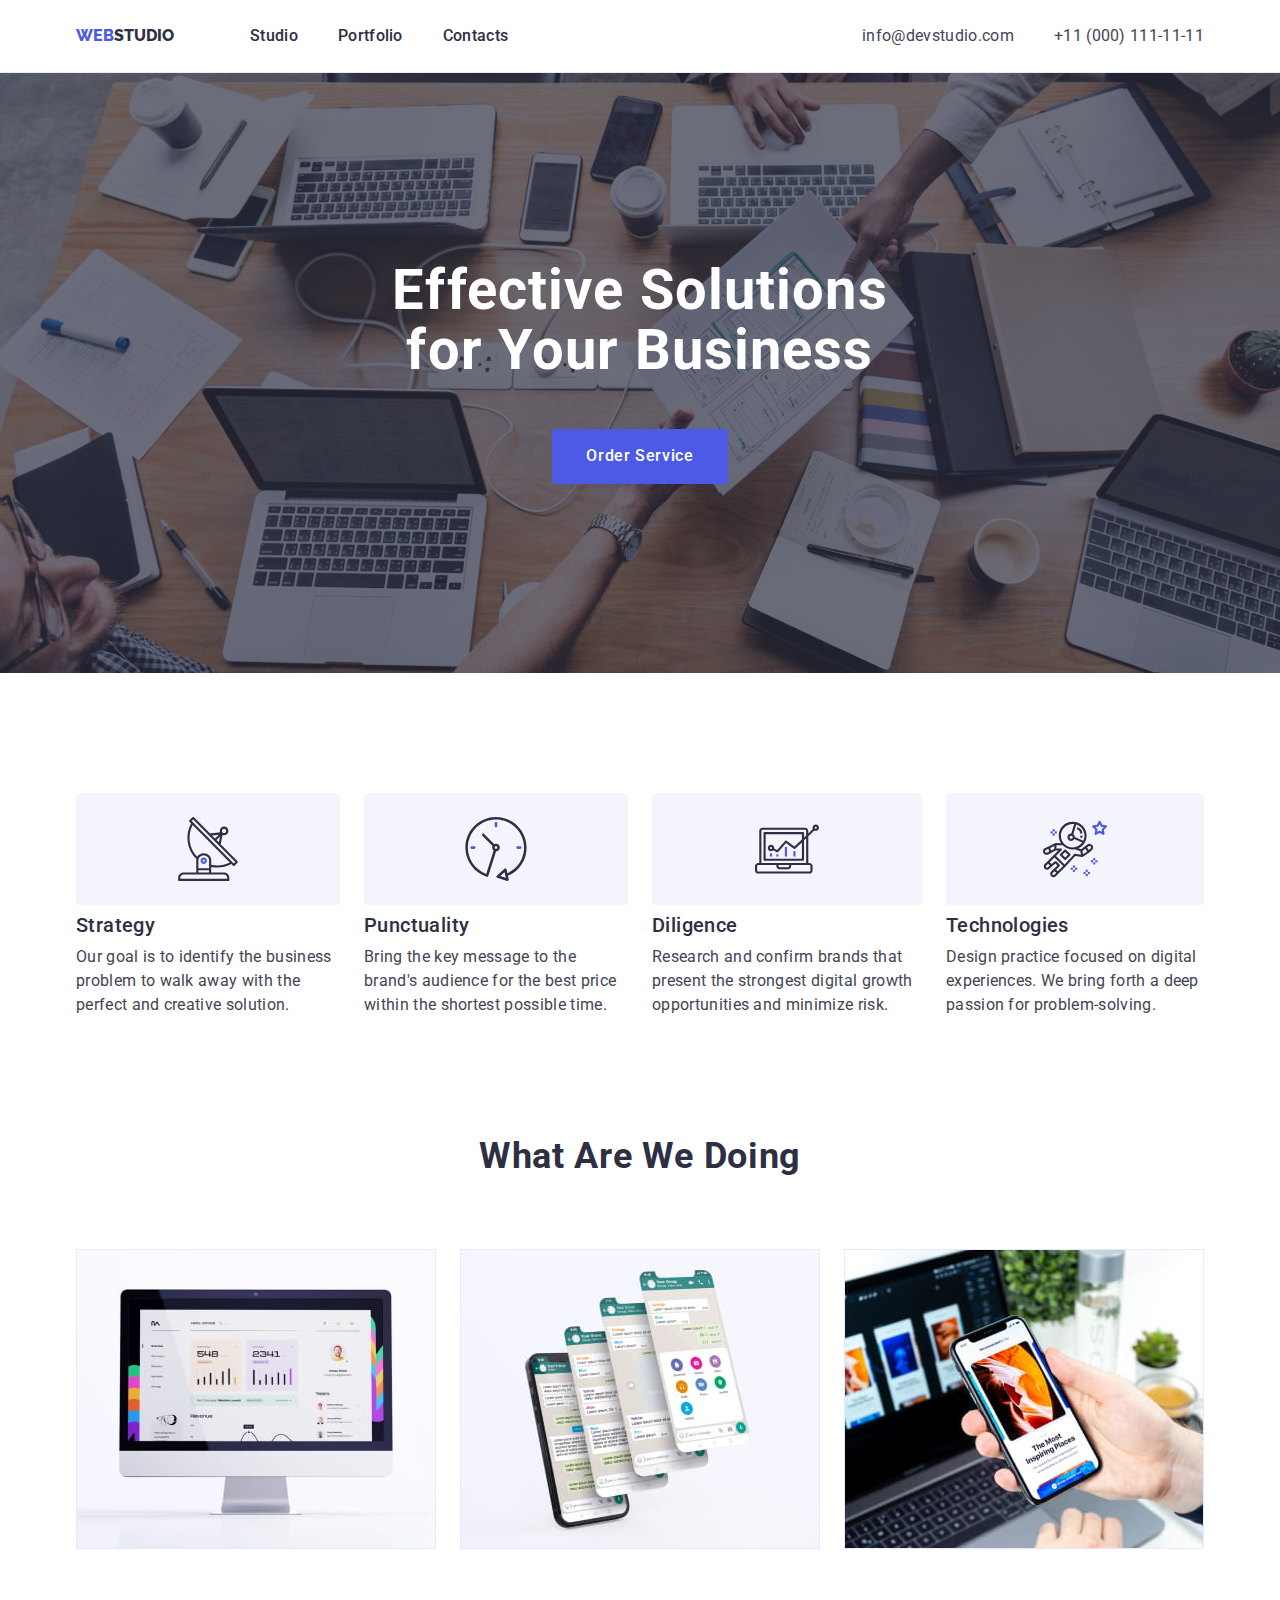
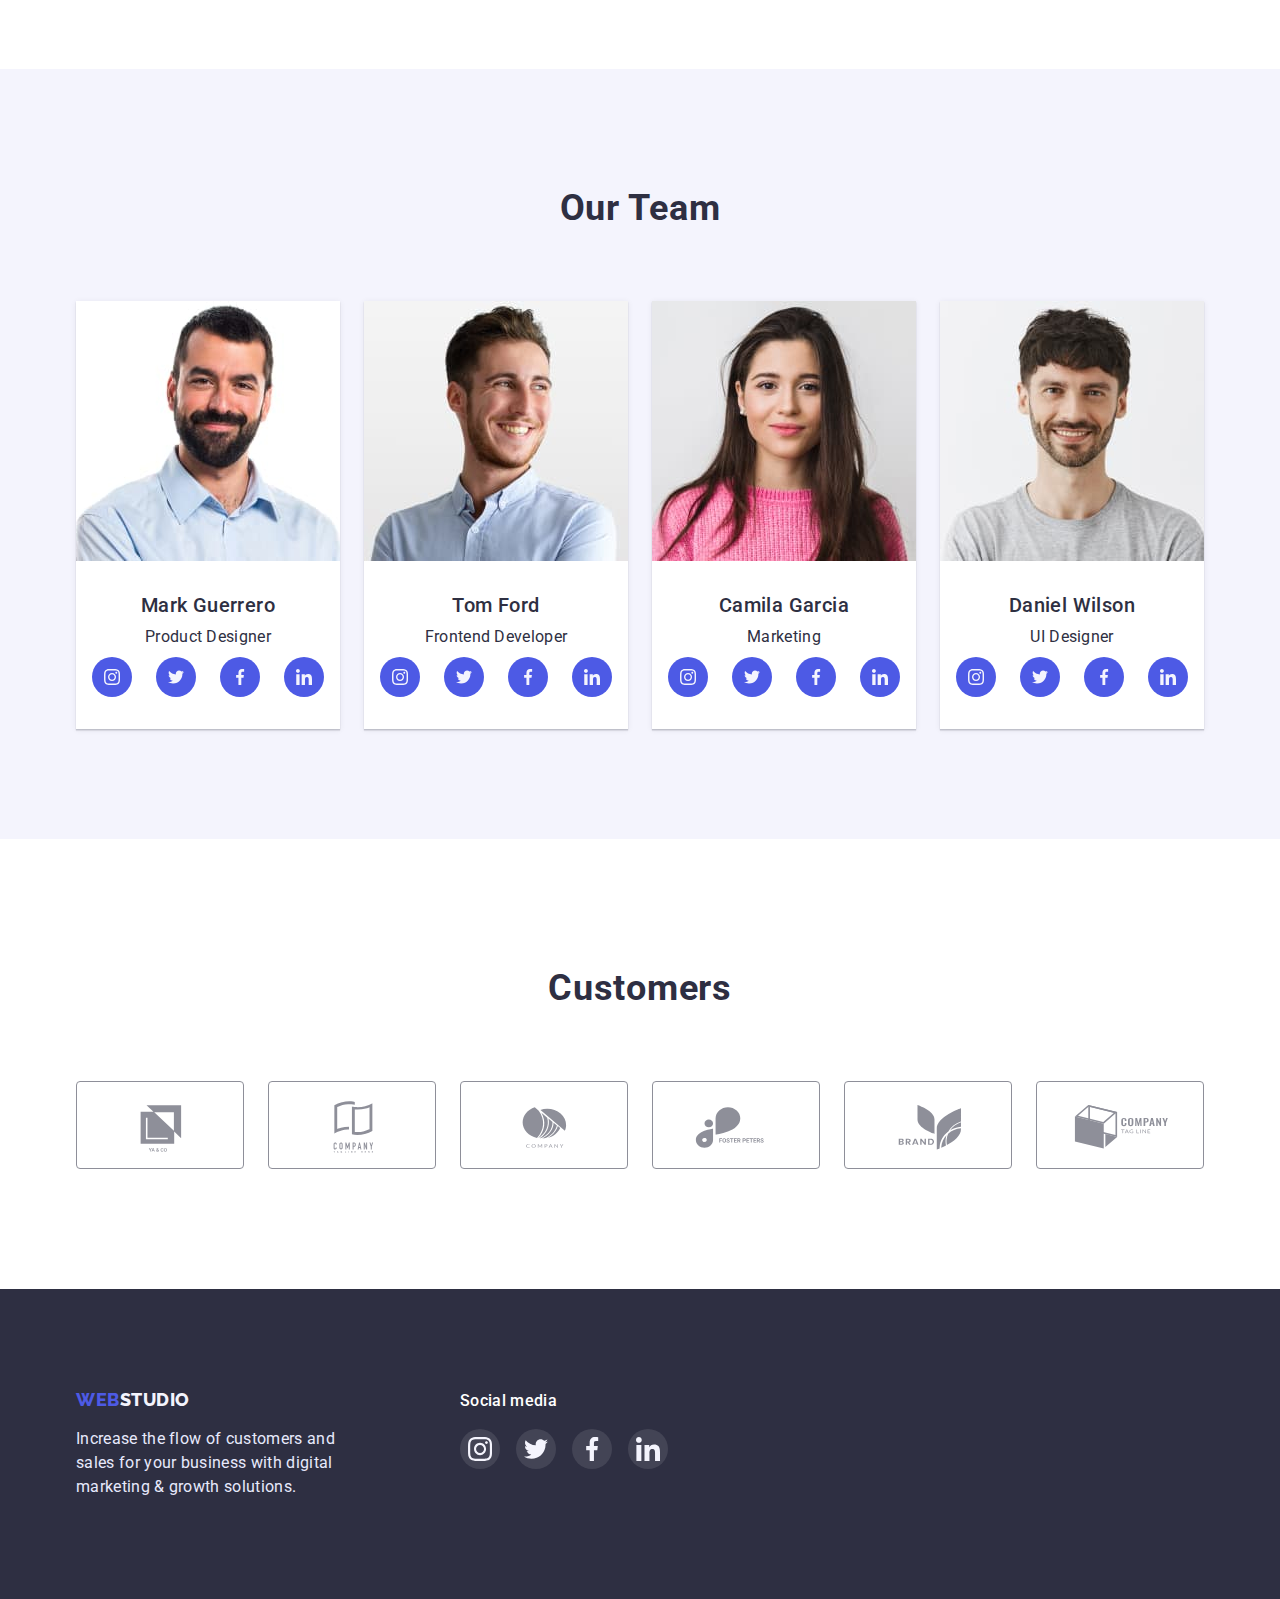
<file: index.html>
<!DOCTYPE html>
<html lang="en">
<head>
    <meta charset="UTF-8">
    <meta http-equiv="X-UA-Compatible" content="IE=edge">
    <meta name="viewport" content="width=device-width, initial-scale=1.0">
    <title>Webstudio</title>
    <link rel="preconnect" href="https://fonts.googleapis.com">
    <link rel="preconnect" href="https://fonts.gstatic.com" crossorigin>
    <link href="https://fonts.googleapis.com/css2?family=Raleway:wght@800&family=Roboto:wght@400;500;700&display=swap" rel="stylesheet">
    <link rel="stylesheet" href="https://cdnjs.cloudflare.com/ajax/libs/modern-normalize/1.1.0/modern-normalize.min.css">
    <link rel="stylesheet" href="css/style.css" />    
</head>
<body class="body">
    <!--HEADER-->
    <header class="header"> 
        <nav class="container navigation">
            <a href="./index.html" class="logo">
                <span class="logo-color">Web</span>studio
            </a>
            <ul class="nav-list">
                <li class="item">
                    <a href="./index.html" class="link">Studio</a>
                </li>
                <li class="item">
                    <a href="./portfolio.html" class="link">Portfolio</a>
                </li>
                <li class="item">
                    <a href="" class="link">Contacts</a>
                </li>
            </ul>
            <ul class="auth-nav">
                <li class="item">
                    <a href="mailto:info@devstudio.com" class="mailto">info@devstudio.com</a>
                </li>
                <li class="item">
                    <a href="tel:+110001111111" class="tel">+11 (000) 111-11-11</a>
                 </li>
            </ul>
        </nav>
    </header>
    <!--MAIN-->
    <main>
        
        <!--HERO-->
        <section class="hero">
            <h1 class="hero-title">Effective Solutions<br> for Your Business</h1>
            <button type="button" class="hero-button">Order Service</button>
        </section>

        <!--PRIVILEGIOS-->
        <section class="section">
            <div class="container">
                <ul class="privilegios-list">
                    <li class="privilegios-item antenna-icon">
                        <h3 class="title">Strategy</h3>
                        <p class="text">Our goal is to identify the business problem to walk away with the perfect and creative solution. </p>
                    </li>
                    <li class="privilegios-item clock-icon">
                        <h3 class="title">Punctuality</h3>
                        <p class="text">Bring the key message to the brand's audience for the best price within the shortest possible time.</p>
                    </li>
                    <li class="privilegios-item diagram-icon">
                        <h3 class="title">Diligence</h3>
                        <p class="text">Research and confirm brands that present the strongest digital growth opportunities and minimize risk.</p>
                    </li>
                    <li class="privilegios-item space-icon">
                        <h3 class="title">Technologies</h3>
                        <p class="text">Design practice focused on digital experiences. We bring forth a deep passion for problem-solving.</p>
                    </li>
                </ul>
            </div>
        </section>
        <!-- OUR SKILLS -->
        <section class="section no-padding">
            <div class="container">
                <h2 class="second-title">What Are We Doing</h2>
                <ul class="skills-list">
                    <li class="item">
                        <img class="skill-img" src="./images/skills-1.jpg" alt="our skills" width="360">
                    </li>
                    <li class="item">
                        <img class="skill-img" src="./images/skills-2.jpg" alt="our skills" width="360">
                    </li>
                    <li class="item">
                        <img class="skill-img" src="./images/skills-3.jpg" alt="our skills" width="360">
                    </li>
                </ul>
            </div>
        </section>

        <!--TEAM-->
        <section class="section team">
            <div class="container">
                <h2 class="second-title">Our Team</h2>
                <ul class="team-list">
                    <li class="teammate">
                        <img  class="team-img" src="./images/team-member-1.jpg" alt="team-member">
                        <div class="information">
                            <h3 class="name">Mark Guerrero</h3>
                            <p class="skill">Product Designer</p>
                            <ul class="actions">
                                <li class="actions-margin">
                                    <button class="social">
                                        <svg class="social-icon">
                                            <use href="./images/icons.svg#instagram-icon"></use>
                                        </svg>
                                    </button>
                                </li>
                                <li class="actions-margin">
                                    <button class="social">
                                        <svg class="social-icon">
                                            <use href="./images/icons.svg#twitter-icon"></use>
                                        </svg>
                                    </button>
                                </li>
                                <li class="actions-margin">
                                    <button class="social">
                                        <svg class="social-icon">
                                            <use href="./images/icons.svg#facebook-icon"></use>
                                        </svg>
                                    </button>
                                </li>
                                <li class="actions-margin">
                                    <button class="social">
                                        <svg class="social-icon">
                                            <use href="./images/icons.svg#linkedin-icon"></use>
                                        </svg>
                                    </button>
                                </li>
                            </ul>
                        </div>
                    </li>
                    <li class="teammate">
                        <img  class="team-img" src="./images/team-member-2.jpg" alt="team-member">
                        <div class="information">
                            <h3 class="name">Tom Ford</h3>
                            <p class="skill">Frontend Developer</p>
                            <ul class="actions">
                                <li class="actions-margin">
                                    <button class="social">
                                        <svg class="social-icon">
                                            <use href="./images/icons.svg#instagram-icon"></use>
                                        </svg>
                                    </button>
                                </li>
                                <li class="actions-margin">
                                    <button class="social">
                                        <svg class="social-icon">
                                            <use href="./images/icons.svg#twitter-icon"></use>
                                        </svg>
                                    </button>
                                </li>
                                <li class="actions-margin">
                                    <button class="social">
                                        <svg class="social-icon">
                                            <use href="./images/icons.svg#facebook-icon"></use>
                                        </svg>
                                    </button>
                                </li>
                                <li class="actions-margin">
                                    <button class="social">
                                        <svg class="social-icon">
                                            <use href="./images/icons.svg#linkedin-icon"></use>
                                        </svg>
                                    </button>
                                </li>
                            </ul>
                        </div>
                    </li>
                    <li class="teammate">
                        <img  class="team-img" src="./images/team-member-3.jpg" alt="team-member">
                        <div class="information">
                            <h3 class="name">Camila Garcia</h3>
                            <p class="skill">Marketing</p>
                            <ul class="actions">
                                <li class="actions-margin">
                                    <button class="social">
                                        <svg class="social-icon">
                                            <use href="./images/icons.svg#instagram-icon"></use>
                                        </svg>
                                    </button>
                                </li>
                                <li class="actions-margin">
                                    <button class="social">
                                        <svg class="social-icon">
                                            <use href="./images/icons.svg#twitter-icon"></use>
                                        </svg>
                                    </button>
                                </li>
                                <li class="actions-margin">
                                    <button class="social">
                                        <svg class="social-icon">
                                            <use href="./images/icons.svg#facebook-icon"></use>
                                        </svg>
                                    </button>
                                </li>
                                <li class="actions-margin">
                                    <button class="social">
                                        <svg class="social-icon">
                                            <use href="./images/icons.svg#linkedin-icon"></use>
                                        </svg>
                                    </button>
                                </li>
                            </ul>
                        </div>
                    </li>
                    <li class="teammate">
                        <img  class="team-img" src="./images/team-member-4.jpg" alt="team-member">
                        <div class="information">
                            <h3 class="name">Daniel Wilson</h3>
                            <p class="skill">UI Designer</p>
                            <ul class="actions">
                                <li class="actions-margin">
                                    <button class="social">
                                        <svg class="social-icon">
                                            <use href="./images/icons.svg#instagram-icon"></use>
                                        </svg>
                                    </button>
                                </li>
                                <li class="actions-margin">
                                    <button class="social">
                                        <svg class="social-icon">
                                            <use href="./images/icons.svg#twitter-icon"></use>
                                        </svg>
                                    </button>
                                </li>
                                <li class="actions-margin">
                                    <button class="social">
                                        <svg class="social-icon">
                                            <use href="./images/icons.svg#facebook-icon"></use>
                                        </svg>
                                    </button>
                                </li>
                                <li class="actions-margin">
                                    <button class="social">
                                        <svg class="social-icon">
                                            <use href="./images/icons.svg#linkedin-icon"></use>
                                        </svg>
                                    </button>
                                </li>
                            </ul>
                        </div>
                    </li>
                </ul>
            </div>
        </section>

        <!--CUSTOMERS-->
        <section class="section customers">
            <div class="container">
                <h2 class="second-title">Customers</h2>
                <ul class="customers-list">
                    <li class="customer-item">
                        <button class="customer">
                            <svg class="customer-icon">
                                <use href="./images/icons.svg#customer-icon-1"></use>
                            </svg>
                        </button>
                    </li>    
                    <li class="customer-item">
                        <button class="customer">
                            <svg class="customer-icon">
                                <use href="./images/icons.svg#customer-icon-2"></use>
                            </svg>
                        </button>
                    </li>   
                    <li class="customer-item">
                        <button class="customer">
                            <svg class="customer-icon">
                                <use href="./images/icons.svg#customer-icon-3"></use>
                            </svg>
                        </button>
                    </li>   
                    <li class="customer-item">
                        <button class="customer">
                            <svg class="customer-icon">
                                <use href="./images/icons.svg#customer-icon-4"></use>
                            </svg>
                        </button>
                    </li>   
                    <li class="customer-item">
                        <button class="customer">
                            <svg class="customer-icon">
                                <use href="./images/icons.svg#customer-icon-5"></use>
                            </svg>
                        </button>
                    </li>   
                    <li class="customer-item">
                        <button class="customer">
                            <svg class="customer-icon">
                                <use href="./images/icons.svg#customer-icon-6"></use>
                            </svg>
                        </button>
                    </li>   
                </ul>
            </div>
        </section>
    </main>

    <!--FOOTER--> 
    <footer class="footer">
        <div class="container end">
            <div class="information-footer">
                <a href="./index.html" class="logo">
                    <span class="logo-color">Web</span>studio
                </a>
                <p class="text">Increase the flow of customers and sales for your business with digital marketing & growth solutions.</p>
            </div>

            <div class="contacts-footer">
                <p class="contacts-footer-text">Social media</p>
                <ul class="social-media-footer">
                    <li class="footer-margin">
                        <button class="footer-social">
                            <svg class="social-icon-footer">
                                <use href="./images/icons.svg#instagram-icon"></use>
                            </svg>
                        </button>
                    </li>
                    <li class="footer-margin">
                        <button class="footer-social">
                            <svg class="social-icon-footer">
                                <use href="./images/icons.svg#twitter-icon"></use>
                            </svg>
                        </button>
                    </li>
                    <li class="footer-margin">
                        <button class="footer-social">
                            <svg class="social-icon-footer">
                                <use href="./images/icons.svg#facebook-icon"></use>
                            </svg>
                        </button>
                    </li>
                    <li class="footer-margin">
                        <button class="footer-social">
                            <svg class="social-icon-footer">
                                <use href="./images/icons.svg#linkedin-icon"></use>
                            </svg>
                        </button>
                    </li>
                </ul>
            </div>
        </div>
        <!-- </div> -->
    </footer>
</body>
</html>
</file>
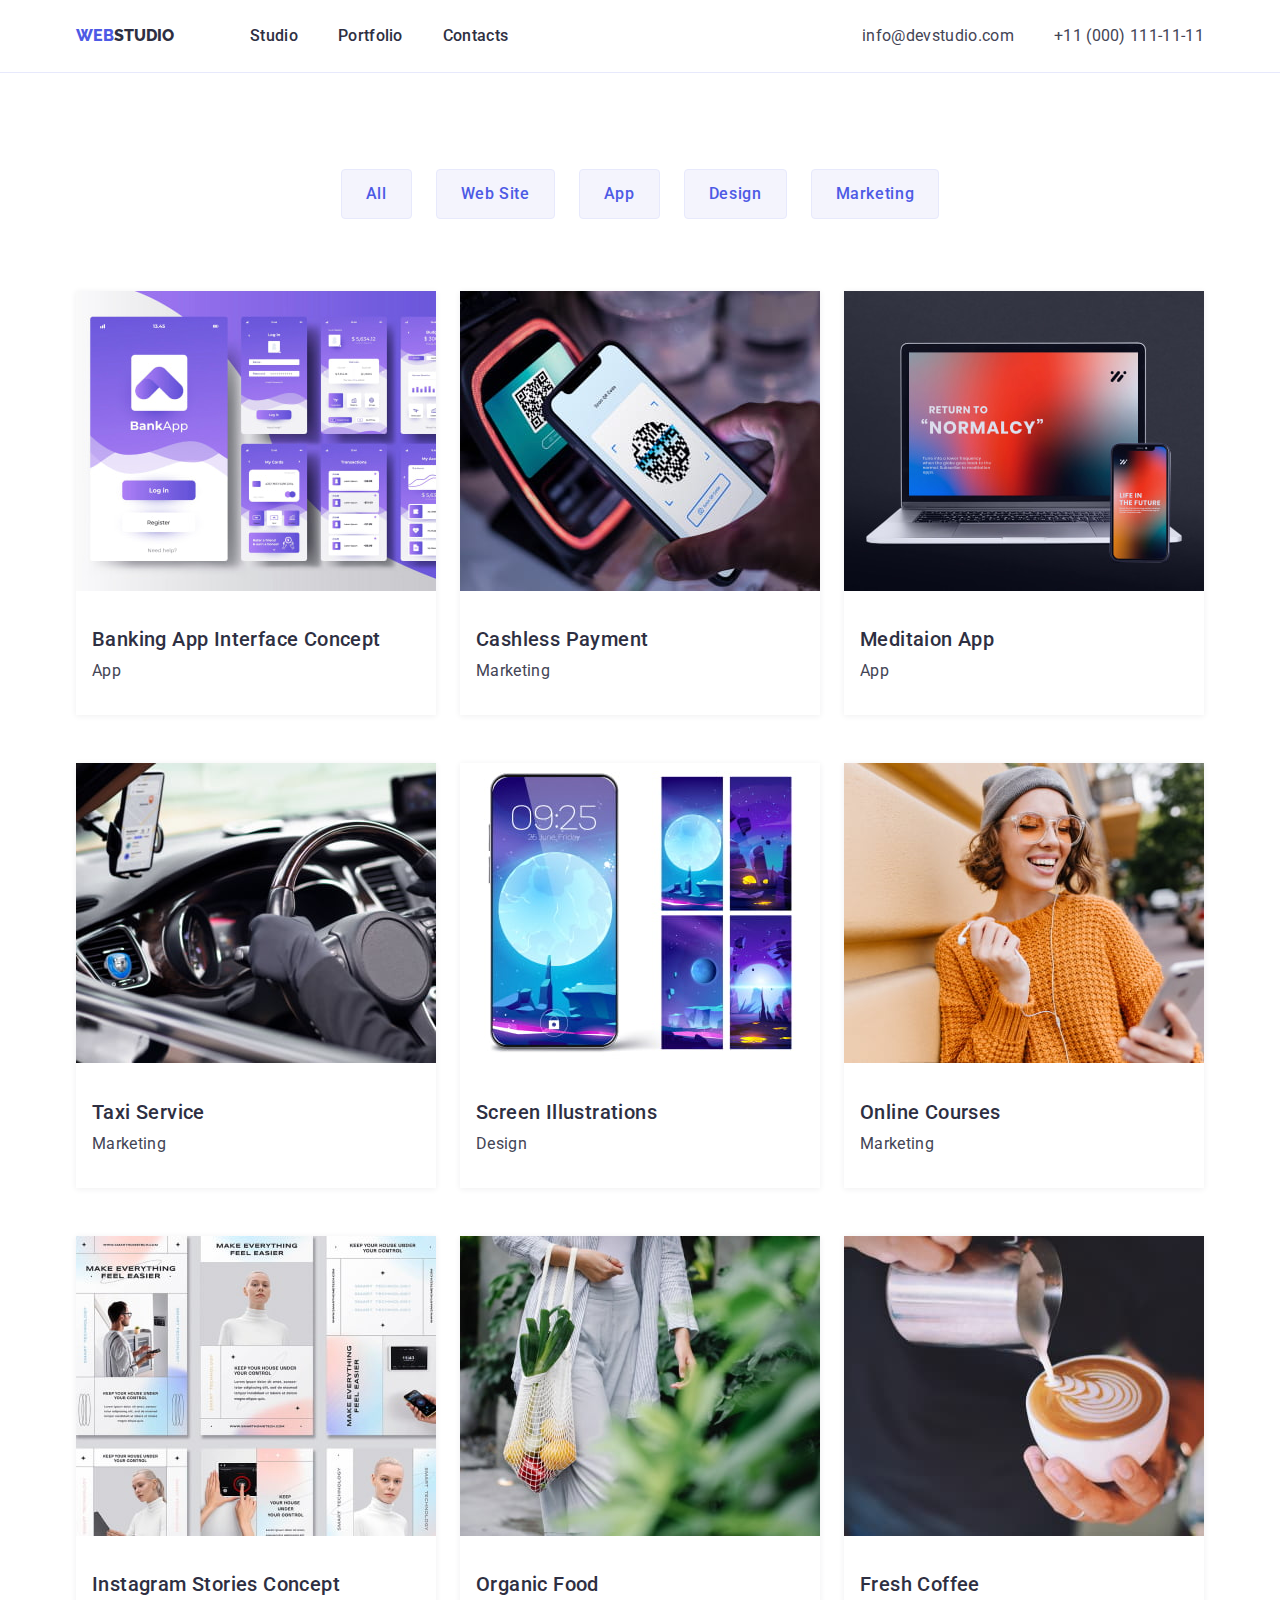
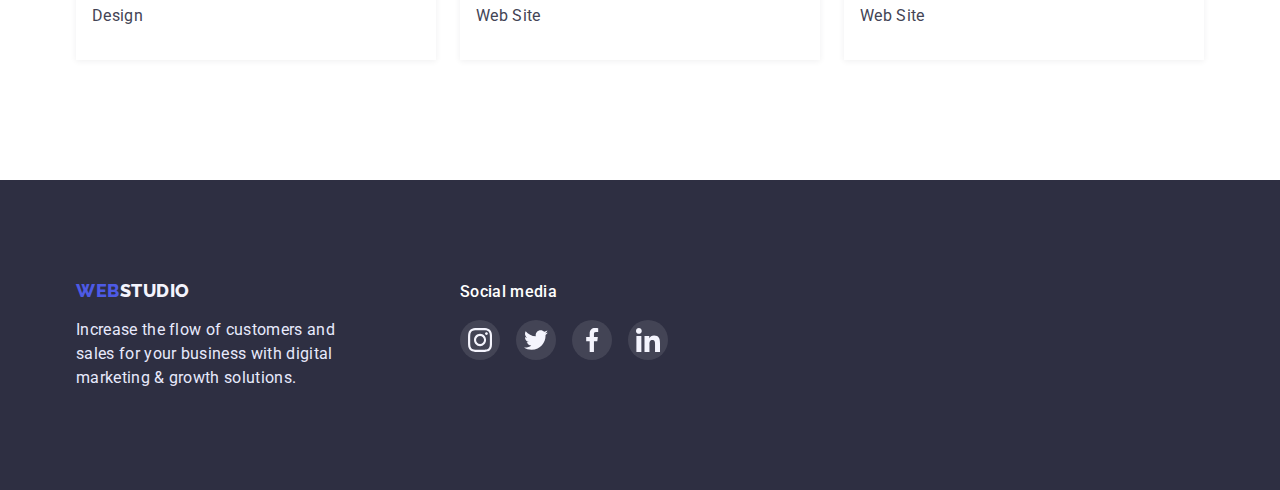
<file: portfolio.html>
<!DOCTYPE html>
<html lang="en">
<head>
    <meta charset="UTF-8">
    <meta http-equiv="X-UA-Compatible" content="IE=edge">
    <meta name="viewport" content="width=device-width, initial-scale=1.0"> 
    <title>Portfolio</title>
    <link rel="preconnect" href="https://fonts.googleapis.com">
    <link rel="preconnect" href="https://fonts.gstatic.com" crossorigin>
    <link href="https://fonts.googleapis.com/css2?family=Raleway:wght@800&family=Roboto:wght@400;500;700&display=swap" rel="stylesheet">
    <link rel="stylesheet" href="https://cdnjs.cloudflare.com/ajax/libs/modern-normalize/1.1.0/modern-normalize.min.css">
    <link rel="stylesheet" href="css/portfolio-style.css" /> 
</head>

<body class="body"> 
    <!--HEADER-->
    <header class="header">  
        <nav class="container navigation">
            <a href="./index.html" class="logo">
                <span class="logo-color">Web</span>studio
            </a>
            <ul class="nav-list">
                <li class="item">
                    <a href="./index.html" class="link">Studio</a>
                </li>
                <li class="item">
                    <a href="./portfolio.html" class="link">Portfolio</a>
                </li>
                <li class="item">
                    <a href="" class="link">Contacts</a>
                </li>
            </ul>
            <ul class="auth-nav">
                <li class="item">
                    <a href="mailto:info@devstudio.com" class="mailto">info@devstudio.com</a>
                </li>
                <li class="item">
                    <a href="tel:+110001111111" class="tel">+11 (000) 111-11-11</a>
                 </li>
            </ul>
        </nav>
    </header>

    <!--MAIN-->
    <main class="main">
        <section class="section portfolio">
            <div class="container">
                <ul class="filter-list">
                    <li class="filter-button">
                        <button type="button" class="filter">All</button>
                    </li>
                    <li class="filter-button">    
                        <button type="button" class="filter">Web Site</button>
                    </li>
                    <li class="filter-button">            
                        <button type="button" class="filter">App</button>
                    </li>
                    <li class="filter-button">            
                        <button type="button" class="filter">Design</button>
                    </li>
                    <li class="filter-button">            
                        <button type="button" class="filter">Marketing</button>
                    </li>
                </ul>
    
                <ul class="project-list">
                    <li class="project">
                        <div class="thumb">
                            <img src="./images/project-img-1.jpg" alt="project-img" width="360">
                            <p class="thumb-actions">14 Stylish and User-Friendly App Design Concepts · Task Manager App · Calorie Tracker App · Exotic Fruit Ecommerce App · Cloud Storage App</p>
                        </div>
                        <div class="project-meta">
                            <h3 class="project-title">Banking App Interface Concept</h3>
                            <p class="project-text">App</p>
                        </div>
                    </li>
                    <li class="project">
                        <img src="./images/project-img-2.jpg" alt="project-img" width="360">
                        <div class="project-meta">
                            <h3 class="project-title">Cashless Payment</h3>
                            <p class="project-text">Marketing</p>
                        </div>
                    </li>
                    <li class="project">
                        <img src="./images/project-img-3.jpg" alt="project-img" width="360">
                        <div class="project-meta">
                            <h3 class="project-title">Meditaion App</h3>
                            <p class="project-text">App</p>
                        </div>
                    </li>
                    <li class="project">
                        <img src="./images/project-img-4.jpg" alt="project-img" width="360">
                        <div class="project-meta">
                            <h3 class="project-title">Taxi Service</h3>
                            <p class="project-text">Marketing</p>
                        </div>
                    </li>
                    <li class="project">
                        <img src="./images/project-img-5.jpg" alt="project-img" width="360">
                        <div class="project-meta">
                            <h3 class="project-title">Screen Illustrations</h3>
                            <p class="project-text">Design</p>
                        </div>
                    </li>
                    <li class="project">
                        <img src="./images/project-img-6.jpg" alt="project-img" width="360">
                        <div class="project-meta">
                            <h3 class="project-title">Online Courses</h3>
                            <p class="project-text">Marketing</p>
                        </div>
                    </li>
                    <li class="project">
                        <img src="./images/project-img-7.jpg" alt="project-img" width="360">
                        <div class="project-meta">
                            <h3 class="project-title">Instagram Stories Concept</h3>
                            <p class="project-text">Design</p>
                        </div>
                    </li>
                    <li class="project">
                        <img src="./images/project-img-8.jpg" alt="project-img" width="360">
                        <div class="project-meta">
                            <h3 class="project-title">Organic Food</h3>
                            <p class="project-text">Web Site</p>
                        </div>
                    </li>
                    <li class="project">
                        <img src="./images/project-img-9.jpg" alt="project-img" width="360">
                        <div class="project-meta">
                            <h3 class="project-title">Fresh Coffee</h3>
                            <p class="project-text">Web Site</p>
                        </div>
                    </li>
                </ul>
            </div>    
        </section>
    </main>
    
    <!--FOOTER-->
    <footer class="footer">
        <div class="container end">
            <div class="information-footer">
                <a href="./index.html" class="logo">
                    <span class="logo-color">Web</span>studio
                </a>
                <p class="text">Increase the flow of customers and sales for your business with digital marketing & growth solutions.</p>
            </div>

            <div class="contacts-footer">
                <p class="contacts-footer-text">Social media</p>
                <ul class="social-media-footer">
                    <li class="footer-margin">
                        <button class="footer-social">
                            <svg class="social-icon-footer">
                                <use href="./images/icons.svg#instagram-icon"></use>
                            </svg>
                        </button>
                    </li>
                    <li class="footer-margin">
                        <button class="footer-social">
                            <svg class="social-icon-footer">
                                <use href="./images/icons.svg#twitter-icon"></use>
                            </svg>
                        </button>
                    </li>
                    <li class="footer-margin">
                        <button class="footer-social">
                            <svg class="social-icon-footer">
                                <use href="./images/icons.svg#facebook-icon"></use>
                            </svg>
                        </button>
                    </li>
                    <li class="footer-margin">
                        <button class="footer-social">
                            <svg class="social-icon-footer">
                                <use href="./images/icons.svg#linkedin-icon"></use>
                            </svg>
                        </button>
                    </li>
                </ul>
            </div>
        </div>
        <!-- </div> -->
    </footer>
</body>
</html>
</file>
<file: css/style.css>
/* Global */

:root {
    --main-text-color: #2E2F42;
    --second-text-color: #434455;
    --main-bg-color: #FFFFFF;
    --second-bg-color: #F4F4FD;
    --accent-color: #4D5AE5;
    --second-accent-color: #404BBF;
    --footer-hover-color: #31D0AA;
    --footer-text: #E7E9FC;
}

.body { 
    color: var(--main-text-color);
    background-color: var(--main-bg-color);
    font-family: "Roboto", sans-serif;
}

ul {
    padding: 0;
    margin: 0;
    
    list-style: none;
}

a {
    text-decoration: none;
}

.container {
    margin-left: auto;
    margin-right: auto;
    padding-left: 15px;
    padding-right: 15px;

    width: 1158px;

    /* outline: 2px solid blueviolet; */
}

.section {
    padding-top: 120px;
    padding-bottom: 120px;
}

.section.no-padding {
    padding-top: 0;
}

.second-title {
    margin-top: 0;
    margin-bottom: 72px;

    color: var(--main-text-color);

    font-size: 36px;
    line-height: 1.11;
    text-align: center;
    letter-spacing: 0.02em;
}


/* HEADER */
.header {
    border-bottom: 1px solid #E7E9FC
}

.navigation {
    display: flex;
    align-items: center;
}

.logo {
    color: var(--main-text-color);

    font-family: "Raleway", sans-serif;
    text-transform: uppercase;
    font-weight: 800;
}

.logo-color {
    color: var(--accent-color);
}

.nav-list {
    display: flex;
    margin-left: 76px;
}

.nav-list .item:not(:last-child) {
    margin-right: 40px;
}

.nav-list .link {
    display: block;
    padding-top: 24px;
    padding-bottom: 24px;

    color: var(--main-text-color);

    font-weight: 500;
    font-size: 16px;
    line-height: 1.5;
    letter-spacing: 0.02em;
}

.nav-list .link:hover,
.nav-list .link:focus {
    color: var(--accent-color);
}

.auth-nav {
    display: flex;
    margin-left: auto;
}

.mailto, .tel {
    display: block;
    padding-top: 24px;
    padding-bottom: 24px;

    color: var(--second-text-color);

    font-size: 16px;
    line-height: 1.5;
    letter-spacing: 0.02em;
}

.mailto:hover, .mailto:focus,
.tel:hover, .tel:focus {
    color: var(--accent-color);
}

.auth-nav .item + .item {
    margin-left: 40px;
}



/* HERO */
.hero {
    padding-top: 188px;
    padding-bottom: 188px;

    height: 600px;
    max-width: 1440px;

    background-image: linear-gradient( to right, rgba(46, 47, 66, 0.7), rgba(46, 47, 66, 0.7) ), url(../images/hero-img.jpg) ;
    background-repeat: no-repeat;
    margin-left: auto;
    margin-right: auto;
    background-size: cover;

    text-align: center;
}

.hero-title {
    margin-top: 0px;
    margin-bottom: 48px;

    color: var(--main-bg-color);

    font-size: 56px;
    line-height: 1.07;
    letter-spacing: 0.02em;
}

.hero-button {
    padding: 16px 32px;
    border-radius: 4px;
    border-color: transparent;

    font-family: "Roboto", sans-serif;
    color: var(--main-bg-color); 
    background-color: var(--accent-color);

    font-weight: 500;
    font-size: 16px;
    line-height: 1.18;  
    letter-spacing: 0.04em;
    cursor: pointer;
}



/* PRIVILEGIOS */
.privilegios-list {
    display: flex;
}

.privilegios-item::before{
    content: "";
    display: block;

    height: 112px;
    border-radius: 4px;

    background-repeat: no-repeat;
    background-position: center;
    background-color: var(--second-bg-color);
}

.antenna-icon::before { 
    background-image: url(../images/antenna-icon.svg);
}

.clock-icon::before {
    background-image: url(../images/clock-icon.svg);
}

.diagram-icon::before {
    background-image: url(../images/diagram-icon.svg);
}

.space-icon::before {
    background-image: url(../images/astronaut-icon.svg);
}

.privilegios-item:not(:last-child) {
    margin-right: 24px;
    min-width: 264px;
}

.privilegios-item .title {
    margin-top: 8px;
    margin-bottom: 8px;

    font-weight: 500;
    font-size: 20px;
    line-height: 1.2;
    letter-spacing: 0.02em;
}

.privilegios-item .text {
    margin: 0;

    color: #434455;

    font-size: 16px;
    line-height: 1.5;
    letter-spacing: 0.02em;
}



/* SKILLS */
.skills-list {
    display: flex;
}

.skills-list .item:not(:last-child) {
    margin-right: 24px;
}

.skill-img {
    display: block;
}




/* TEAM */
.team {
    background-color: var(--second-bg-color);
    padding-bottom: 110px;
}

.team-list {
    display: flex;
}

.teammate {
    display: inline-block;

    background-color: var(--main-bg-color);

    margin-right: 24px;
    text-align: center;

    box-shadow: 0px 1px 6px rgba(46, 47, 66, 0.08), 0px 1px 1px rgba(46, 47, 66, 0.16), 0px 2px 1px rgba(46, 47, 66, 0.08);
}

.teammate:last-child {
    margin-right: 0;
}

.team-img {
    display: block;
}

.information {
    padding-top: 32px;
    padding-bottom: 32px;
}

.name {
    margin-top: 0;
    margin-bottom: 8px;

    font-weight: 500;
    font-size: 20px;
    line-height: 1.2;
    letter-spacing: 0.02em;
}

.skill {
    margin-top: 0;
    margin-bottom: 8px;

    color: var(--main-text-color);

    font-size: 16px;
    line-height: 1.5;
    letter-spacing: 0.02em;
}

.actions {
    display: flex;

    margin-left: 16px;
    margin-right: 16px;

    /* outline: 2px dashed violet; */
}
  
.actions-margin {
    margin-right: 24px;
}

.actions-margin:last-child {
    margin-right: 0;
}

.social {
    padding: 12px;
    width: 40px;
    height: 40px;

    color: var(--second-bg-color);
    background-color: var(--accent-color);

    border-radius: 50%;
    border: none;
}

.social:hover,
.social:focus {
    color: var(--second-bg-color);
    background-color: var(--second-accent-color);
    cursor: pointer;
}

.social-icon {
    width: 16px;
    height: 16px;
    
    fill: currentColor;
}



/* CUSTOMERS */
.customers {
    padding-top: 130px;
}

.customers-list {
    display: flex;
}

.customer-item {
    margin-right: 24px;
}

.customer-item:nth-child(6n) {
    margin-right: 0;
}

.customer {
    display: inline-flex;
    fill: #8E8F99;
    background-color: #FFFFFF;

    padding: 16px 32px;

    border: 1px solid #8E8F99;
    border-radius: 4px;
    max-width: 168px;
    max-height: 88px;
}

.customer:hover,
.customer:focus {
    border-color: var(--accent-color);
    fill: var(--accent-color);
}

.customer-icon {
    width: 104px;
    height: 56px;
}


/* FOOTER */
.footer {
    display: flex;
    background-color: var(--main-text-color);

    padding-top: 100px;
    padding-bottom: 100px;
}

.footer .logo {
    color: var(--second-bg-color);
    
    font-family: "Raleway", sans-serif;
    font-weight: 800;
    text-transform: uppercase;
    font-size: 18px;
    line-height: 1.16;
    letter-spacing: 0.03em;
}

.footer .logo-color {
    color: var(--accent-color);
}

.information-footer {
    margin-right: 120px;
}

.footer .text {
    margin-top: 16px;
    margin-bottom: 0;
    
    color: var(--footer-text);

    font-size: 16px;
    line-height: 1.5;
    letter-spacing: 0.02em;
    width: 264px;
}



.contacts-footer-text {
    margin-top: 0;
    margin-bottom: 16px;

    font-weight: 500;
    font-size: 16px;
    line-height: 1.5;
    letter-spacing: 0.02em;

    color: var(--main-bg-color);
}

.social-media-footer {
    display: flex;
}

.footer-margin {
    margin-right: 16px;
}

.footer-margin:last-child {
    margin-right: 0;
}

.footer-social {
    padding: 8px;

    width: 40px;
    height: 40px;
    border-radius: 50%;
    border: none;

    color: var(--second-bg-color);
    background-color: rgba(255, 255, 255, 0.1);
}

.footer-social:hover,
.footer-social:focus {
    color: var(--second-bg-color);
    background-color: var(--footer-hover-color);

    cursor: pointer;
}

.social-icon-footer {
    width: 24px;
    height: 24px;
    
    fill: currentColor;
}

.end {
    display: flex;
    align-items: baseline;
}
</file>
<file: css/portfolio-style.css>
/* Global */
:root {
    --main-text-color: #2E2F42;
    --second-text-color: #434455;
    --main-bg-color: #FFFFFF; 
    --second-bg-color: #F4F4FD;
    --accent-color: #4D5AE5;
    --footer-text: #E7E9FC;
    --second-accent-color: #31D0AA;
} 
 
.body {
    color: var(--main-text-color);
    background-color: var(--main-bg-color);

    font-family: "Roboto", sans-serif;
}

ul {
    list-style: none;
    padding: 0;
    margin: 0;
}

a {
    text-decoration: none;
}

 .container  {
    margin-left: auto;
    margin-right: auto;
    padding-left: 15px;
    padding-right: 15px;

    width: 1158px;
   /* outline: 2px solid blueviolet; */
}
.buttons {
    margin-top: 96px;
}

.section{
    padding-top: 96px;
    padding-bottom: 120px;
}

.portfolio {
    padding-top: 96px;
    padding-bottom: 120px;
}

.bottom {
    padding-top: 100px;
    padding-bottom: 100px;
}

/* HEADER */
.header {
    border-bottom: 1px solid #E7E9FC
}

.navigation {
    display: flex;
    align-items: center;
}

.logo {
    color: var(--main-text-color);

    font-family: "Raleway", sans-serif;
    text-transform: uppercase;
    font-weight: 800;
}

.logo-color {
    color: var(--accent-color);
}

.nav-list {
    display: flex;
    margin-left: 76px;
}

.nav-list .item:not(:last-child) {
    margin-right: 40px;
}

.nav-list .link {
    display: block;
    padding-top: 24px;
    padding-bottom: 24px;

    color: var(--main-text-color);

    font-weight: 500;
    font-size: 16px;
    line-height: 1.5;
    letter-spacing: 0.02em;
}

.nav-list .link:hover,
.nav-list .link:focus {
    color: var(--accent-color);
}

.auth-nav {
    display: flex;
    margin-left: auto;
}

.mailto, .tel {
    display: block;
    padding-top: 24px;
    padding-bottom: 24px;

    color: var(--second-text-color);

    font-size: 16px;
    line-height: 1.5;
    letter-spacing: 0.02em;
}

.mailto:hover, .mailto:focus,
.tel:hover, .tel:focus {
    color: var(--accent-color);
}

.auth-nav .item + .item {
    margin-left: 40px;
}


/* PORTFOLIO */
.filter-list {
    margin-bottom: 72px;

    display: flex;
    justify-content: center;
}

.filter-button {
    margin-right: 24px;
}

.filter-button:last-child{
    margin-right: 0;
}

.filter{
    padding: 12px 24px;
    border-radius: 4px;
    border: 1px solid var(--footer-text);

    font-family: "Roboto", sans-serif;
    font-size: 16px;
    font-weight: 500;
    line-height: 1.5;
    letter-spacing: 0.04em;
    
    color: var(--accent-color); 
    background-color: var(--second-bg-color);

    cursor: pointer;
}

.filter:hover,
.filter:focus {
    color: var(--main-bg-color);
    background-color: var(--accent-color);

    box-shadow: 0px 3px 1px rgba(0, 0, 0, 0.1), 0px 2px 1px rgba(0, 0, 0, 0.08), 0px 2px 2px rgba(0, 0, 0, 0.12);
}



/* PROJECTS */
.project-list {
    display: flex;
    flex-wrap: wrap;
}

.project {
    /* border: 1px solid var(--footer-text); */
    width: 360px;
    margin-right: 24px;
    margin-bottom: 48px;

    box-shadow: 0px 1px 6px rgba(46, 47, 66, 0.08);
}

.project:hover {
    box-shadow: 0px 1px 6px rgba(46, 47, 66, 0.08), 0px 1px 1px rgba(46, 47, 66, 0.16), 0px 2px 1px rgba(46, 47, 66, 0.08);
    cursor: pointer;
}

.project:nth-child(3n) {
    margin-right: 0;
}

.project:nth-last-child(-n + 3) {
    margin-bottom: 0;
}

.project-meta {
    padding-top: 32px;
    padding-bottom: 32px;
    padding-left: 16px;
}

.project-title {
    margin-top: 0;
    margin-bottom: 8px;
    margin-left: 0;

    font-weight: 500;
    font-size: 20px;
    line-height: 1.2;
    letter-spacing: 0.02em;
}

.project-text {
    margin-top: 0;
    margin-bottom: 0;
    margin-left: 0;

    color: var(--second-text-color);

    font-weight: 400;
    font-size: 16px;
    line-height: 1.5; 
    letter-spacing: 0.02em;
}


/* FOOTER */
.footer {
    display: flex;
    background-color: var(--main-text-color);

    padding-top: 100px;
    padding-bottom: 100px;
}

.footer .logo {
    color: var(--second-bg-color);
    
    font-family: "Raleway", sans-serif;
    font-weight: 800;
    text-transform: uppercase;
    font-size: 18px;
    line-height: 1.16;
    letter-spacing: 0.03em;
}

.footer .logo-color {
    color: var(--accent-color);
}

.information-footer {
    margin-right: 120px;
}

.footer .text {
    margin-top: 16px;
    margin-bottom: 0;
    
    color: var(--footer-text);

    font-size: 16px;
    line-height: 1.5;
    letter-spacing: 0.02em;
    width: 264px;
}



.contacts-footer-text {
    margin-top: 0;
    margin-bottom: 16px;

    font-weight: 500;
    font-size: 16px;
    line-height: 1.5;
    letter-spacing: 0.02em;

    color: var(--main-bg-color);
}

.social-media-footer {
    display: flex;
}

.footer-margin {
    margin-right: 16px;
}

.footer-margin:last-child {
    margin-right: 0;
}

.footer-social {
    padding: 8px;

    width: 40px;
    height: 40px;
    border-radius: 50%;
    border: none;

    color: var(--second-bg-color);
    background-color: rgba(255, 255, 255, 0.1);
}

.footer-social:hover,
.footer-social:focus {
    color: var(--second-bg-color);
    background-color: var(--second-accent-color);

    cursor: pointer;
}

.social-icon-footer {
    width: 24px;
    height: 24px;
    
    fill: currentColor;
}

.end {
    display: flex;
    align-items: baseline;
}







.thumb {
    position: relative;
}

.thumb::before {
    content: "";
    display: inline-block;
    width: 100%;
    height: 100%;
    background-color: var(--accent-color);
    position: absolute;
    opacity: 0;
}

.thumb:hover::before {
    opacity: 1;
    transition: 450ms;
}

.thumb-actions {
    position: absolute;
    top: 50%;
    left: 50%;
    transform: translate( -50%, -50%);
    display: flex;
    color: var(--second-bg-color);
    opacity: 0;
    margin: 0;

    font-family: 'Roboto';
    font-size: 16px;
    line-height: 1.5;
    letter-spacing: 0.02em;

    width: 296px;
}

.project:hover .thumb-actions {
    opacity: 1;
    transition: 450ms linear;
    /*transform: translatex(0);*/
}
</file>
